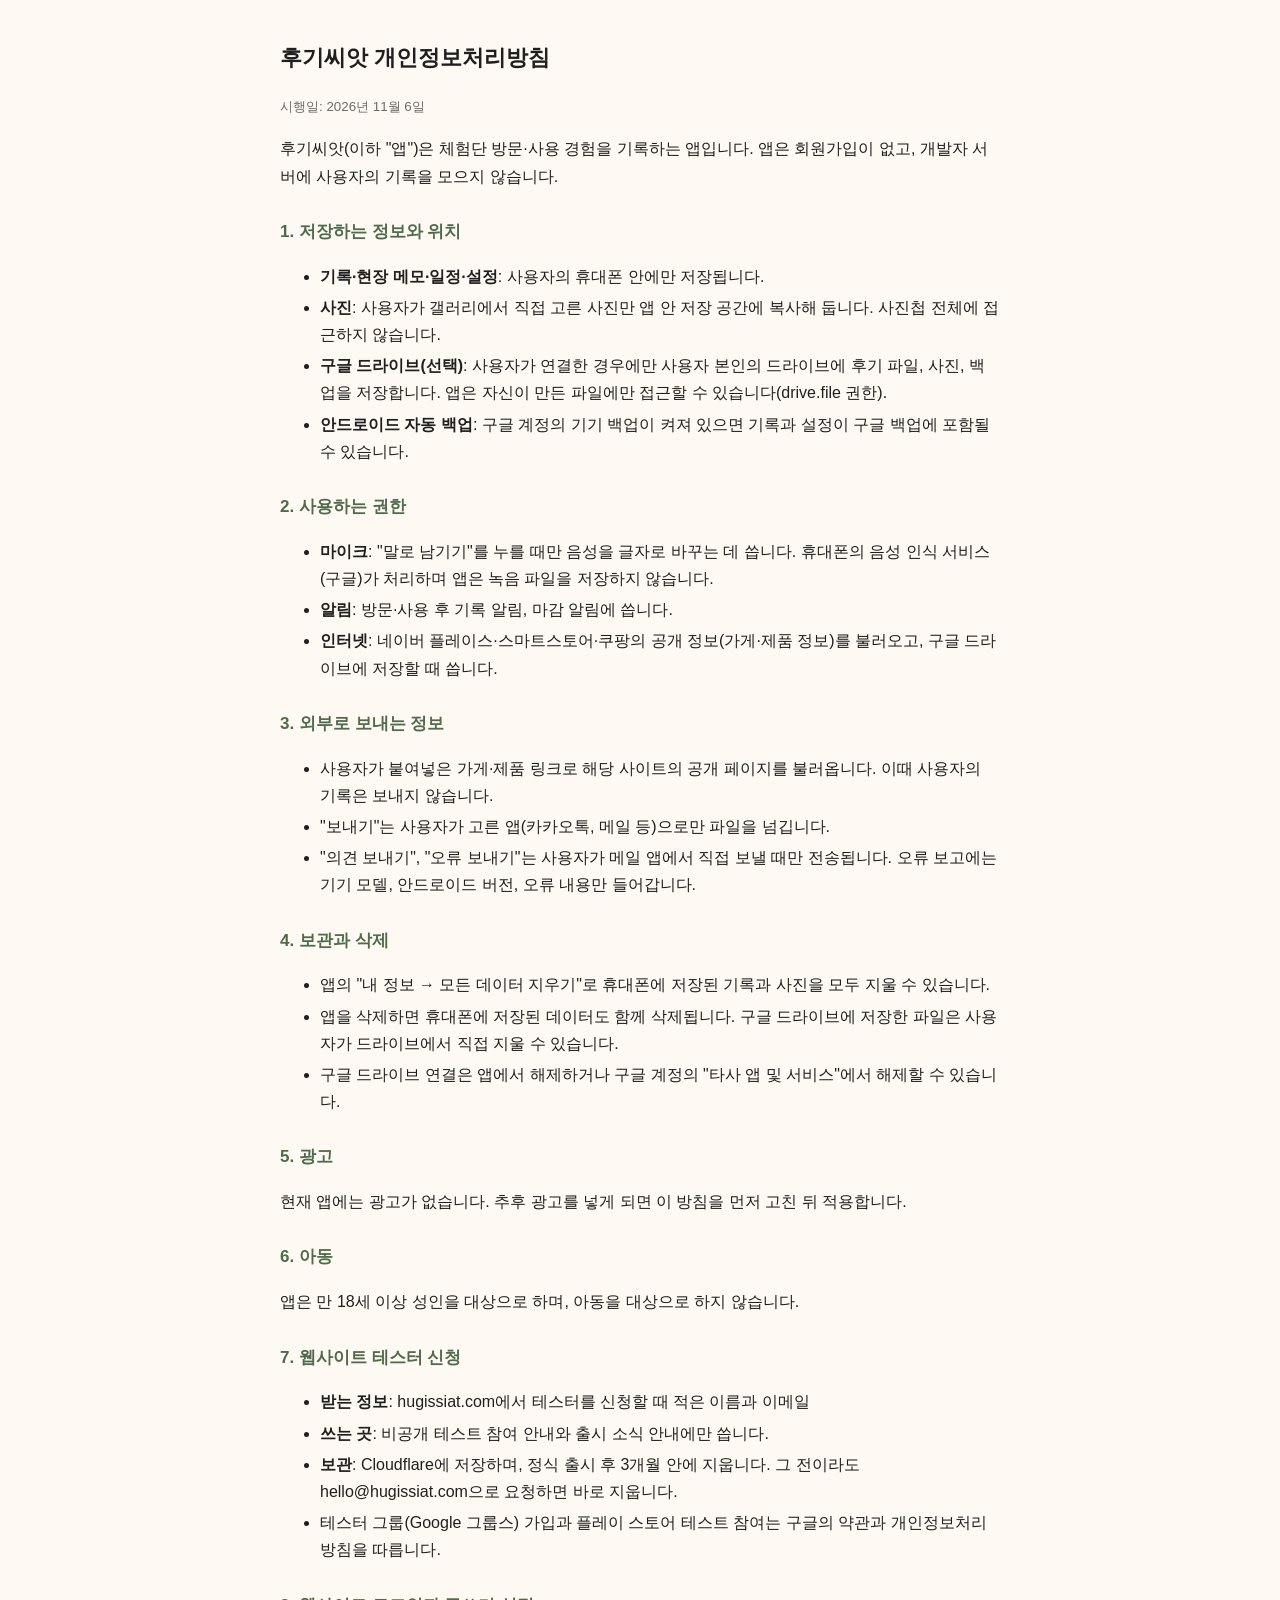
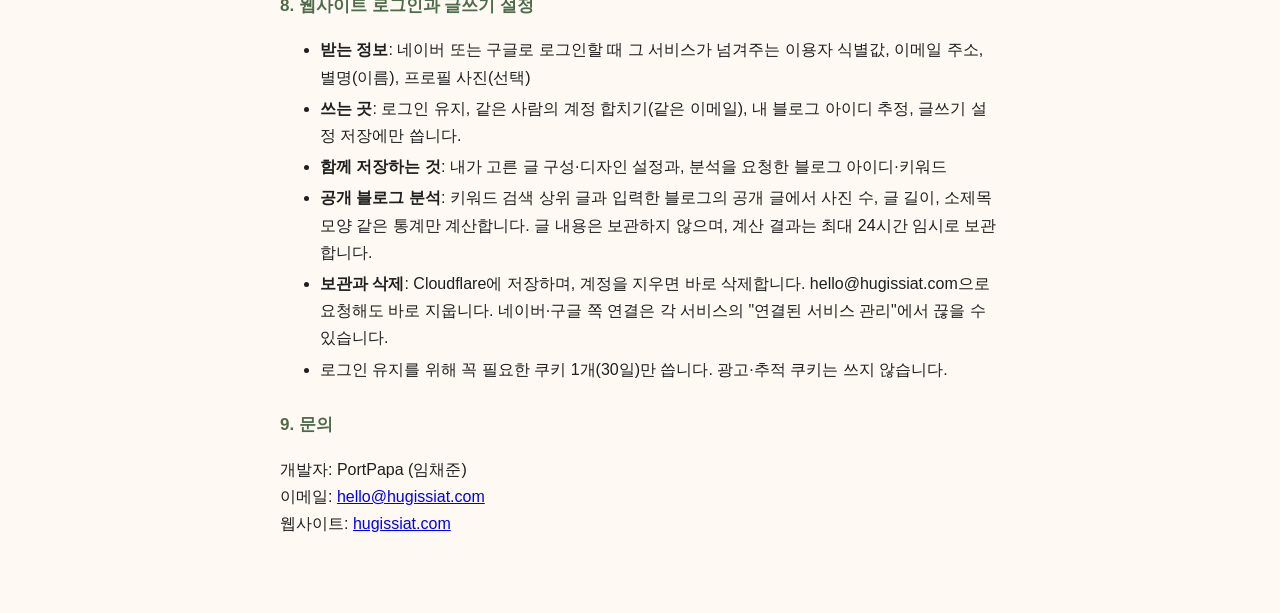
<file: public/privacy.html>
<!doctype html><html lang="ko"><head><meta charset="utf-8"><meta name="viewport" content="width=device-width,initial-scale=1"><title>후기씨앗 개인정보처리방침</title>
<style>body{font-family:-apple-system,"Apple SD Gothic Neo","Malgun Gothic",sans-serif;line-height:1.7;color:#1f1f1f;max-width:720px;margin:0 auto;padding:24px 20px 60px;background:#FEFAF3}h1{font-size:22px}h2{font-size:17px;margin-top:28px;color:#4F6B4C}li{margin:4px 0}small{color:#6f6a62}</style></head><body><main>
<h1>후기씨앗 개인정보처리방침</h1>
<p><small>시행일: 2026년 11월 6일</small></p>
<p>후기씨앗(이하 "앱")은 체험단 방문·사용 경험을 기록하는 앱입니다. 앱은 회원가입이 없고, 개발자 서버에 사용자의 기록을 모으지 않습니다.</p>
<h2>1. 저장하는 정보와 위치</h2>
<ul>
<li><b>기록·현장 메모·일정·설정</b>: 사용자의 휴대폰 안에만 저장됩니다.</li>
<li><b>사진</b>: 사용자가 갤러리에서 직접 고른 사진만 앱 안 저장 공간에 복사해 둡니다. 사진첩 전체에 접근하지 않습니다.</li>
<li><b>구글 드라이브(선택)</b>: 사용자가 연결한 경우에만 사용자 본인의 드라이브에 후기 파일, 사진, 백업을 저장합니다. 앱은 자신이 만든 파일에만 접근할 수 있습니다(drive.file 권한).</li>
<li><b>안드로이드 자동 백업</b>: 구글 계정의 기기 백업이 켜져 있으면 기록과 설정이 구글 백업에 포함될 수 있습니다.</li>
</ul>
<h2>2. 사용하는 권한</h2>
<ul>
<li><b>마이크</b>: "말로 남기기"를 누를 때만 음성을 글자로 바꾸는 데 씁니다. 휴대폰의 음성 인식 서비스(구글)가 처리하며 앱은 녹음 파일을 저장하지 않습니다.</li>
<li><b>알림</b>: 방문·사용 후 기록 알림, 마감 알림에 씁니다.</li>
<li><b>인터넷</b>: 네이버 플레이스·스마트스토어·쿠팡의 공개 정보(가게·제품 정보)를 불러오고, 구글 드라이브에 저장할 때 씁니다.</li>
</ul>
<h2>3. 외부로 보내는 정보</h2>
<ul>
<li>사용자가 붙여넣은 가게·제품 링크로 해당 사이트의 공개 페이지를 불러옵니다. 이때 사용자의 기록은 보내지 않습니다.</li>
<li>"보내기"는 사용자가 고른 앱(카카오톡, 메일 등)으로만 파일을 넘깁니다.</li>
<li>"의견 보내기", "오류 보내기"는 사용자가 메일 앱에서 직접 보낼 때만 전송됩니다. 오류 보고에는 기기 모델, 안드로이드 버전, 오류 내용만 들어갑니다.</li>
</ul>
<h2>4. 보관과 삭제</h2>
<ul>
<li>앱의 "내 정보 → 모든 데이터 지우기"로 휴대폰에 저장된 기록과 사진을 모두 지울 수 있습니다.</li>
<li>앱을 삭제하면 휴대폰에 저장된 데이터도 함께 삭제됩니다. 구글 드라이브에 저장한 파일은 사용자가 드라이브에서 직접 지울 수 있습니다.</li>
<li>구글 드라이브 연결은 앱에서 해제하거나 구글 계정의 "타사 앱 및 서비스"에서 해제할 수 있습니다.</li>
</ul>
<h2>5. 광고</h2>
<p>현재 앱에는 광고가 없습니다. 추후 광고를 넣게 되면 이 방침을 먼저 고친 뒤 적용합니다.</p>
<h2>6. 아동</h2>
<p>앱은 만 18세 이상 성인을 대상으로 하며, 아동을 대상으로 하지 않습니다.</p>
<h2 id="tester">7. 웹사이트 테스터 신청</h2><ul><li><b>받는 정보</b>: hugissiat.com에서 테스터를 신청할 때 적은 이름과 이메일</li><li><b>쓰는 곳</b>: 비공개 테스트 참여 안내와 출시 소식 안내에만 씁니다.</li><li><b>보관</b>: Cloudflare에 저장하며, 정식 출시 후 3개월 안에 지웁니다. 그 전이라도 hello@hugissiat.com으로 요청하면 바로 지웁니다.</li><li>테스터 그룹(Google 그룹스) 가입과 플레이 스토어 테스트 참여는 구글의 약관과 개인정보처리방침을 따릅니다.</li></ul><h2 id="login">8. 웹사이트 로그인과 글쓰기 설정</h2><ul><li><b>받는 정보</b>: 네이버 또는 구글로 로그인할 때 그 서비스가 넘겨주는 이용자 식별값, 이메일 주소, 별명(이름), 프로필 사진(선택)</li><li><b>쓰는 곳</b>: 로그인 유지, 같은 사람의 계정 합치기(같은 이메일), 내 블로그 아이디 추정, 글쓰기 설정 저장에만 씁니다.</li><li><b>함께 저장하는 것</b>: 내가 고른 글 구성·디자인 설정과, 분석을 요청한 블로그 아이디·키워드</li><li><b>공개 블로그 분석</b>: 키워드 검색 상위 글과 입력한 블로그의 공개 글에서 사진 수, 글 길이, 소제목 모양 같은 통계만 계산합니다. 글 내용은 보관하지 않으며, 계산 결과는 최대 24시간 임시로 보관합니다.</li><li><b>보관과 삭제</b>: Cloudflare에 저장하며, 계정을 지우면 바로 삭제합니다. hello@hugissiat.com으로 요청해도 바로 지웁니다. 네이버·구글 쪽 연결은 각 서비스의 "연결된 서비스 관리"에서 끊을 수 있습니다.</li><li>로그인 유지를 위해 꼭 필요한 쿠키 1개(30일)만 씁니다. 광고·추적 쿠키는 쓰지 않습니다.</li></ul><h2>9. 문의</h2>
<p>개발자: PortPapa (임채준)<br>이메일: <a href="mailto:hello@hugissiat.com">hello@hugissiat.com</a><br>웹사이트: <a href="https://hugissiat.com">hugissiat.com</a></p>
</main></body></html>
</file>
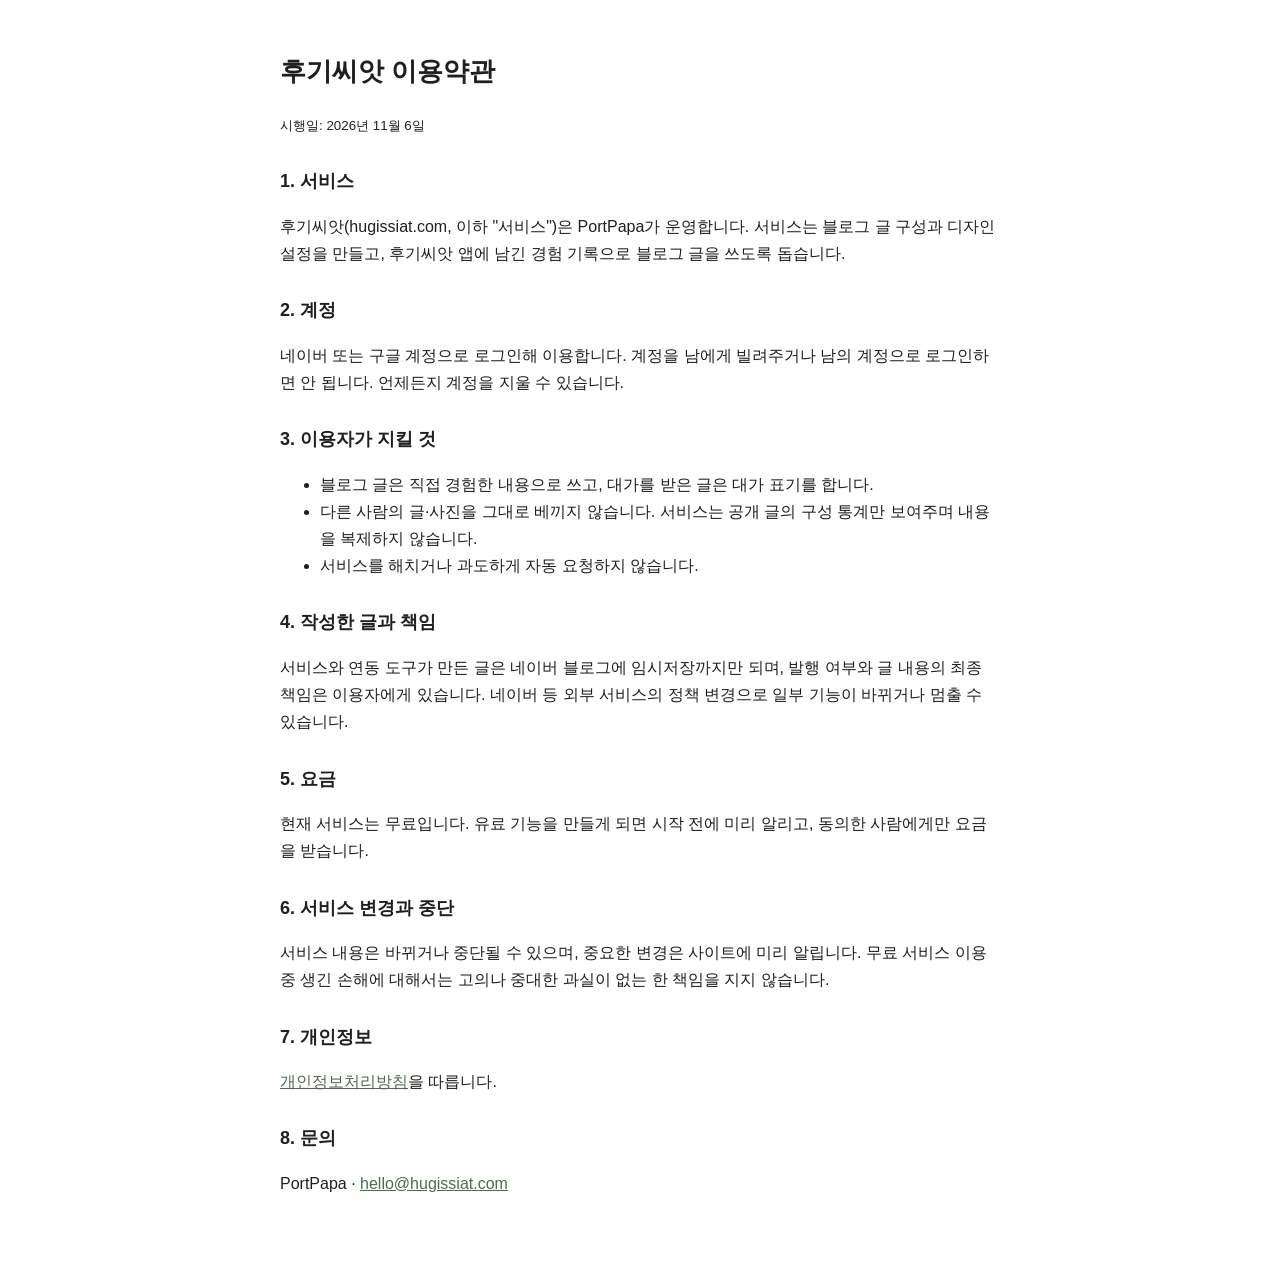
<file: public/terms.html>
<!doctype html><html lang="ko"><head><meta charset="utf-8"><meta name="viewport" content="width=device-width,initial-scale=1"><title>후기씨앗 이용약관</title>
<style>body{font-family:-apple-system,"Apple SD Gothic Neo","Malgun Gothic",sans-serif;line-height:1.7;color:#1f1f1f;max-width:720px;margin:0 auto;padding:32px 20px 60px}h1{font-size:26px}h2{font-size:18px;margin-top:28px}a{color:#4f6b4d}</style></head><body><main>
<h1>후기씨앗 이용약관</h1>
<p><small>시행일: 2026년 11월 6일</small></p>
<h2>1. 서비스</h2><p>후기씨앗(hugissiat.com, 이하 "서비스")은 PortPapa가 운영합니다. 서비스는 블로그 글 구성과 디자인 설정을 만들고, 후기씨앗 앱에 남긴 경험 기록으로 블로그 글을 쓰도록 돕습니다.</p>
<h2>2. 계정</h2><p>네이버 또는 구글 계정으로 로그인해 이용합니다. 계정을 남에게 빌려주거나 남의 계정으로 로그인하면 안 됩니다. 언제든지 계정을 지울 수 있습니다.</p>
<h2>3. 이용자가 지킬 것</h2><ul><li>블로그 글은 직접 경험한 내용으로 쓰고, 대가를 받은 글은 대가 표기를 합니다.</li><li>다른 사람의 글·사진을 그대로 베끼지 않습니다. 서비스는 공개 글의 구성 통계만 보여주며 내용을 복제하지 않습니다.</li><li>서비스를 해치거나 과도하게 자동 요청하지 않습니다.</li></ul>
<h2>4. 작성한 글과 책임</h2><p>서비스와 연동 도구가 만든 글은 네이버 블로그에 임시저장까지만 되며, 발행 여부와 글 내용의 최종 책임은 이용자에게 있습니다. 네이버 등 외부 서비스의 정책 변경으로 일부 기능이 바뀌거나 멈출 수 있습니다.</p>
<h2>5. 요금</h2><p>현재 서비스는 무료입니다. 유료 기능을 만들게 되면 시작 전에 미리 알리고, 동의한 사람에게만 요금을 받습니다.</p>
<h2>6. 서비스 변경과 중단</h2><p>서비스 내용은 바뀌거나 중단될 수 있으며, 중요한 변경은 사이트에 미리 알립니다. 무료 서비스 이용 중 생긴 손해에 대해서는 고의나 중대한 과실이 없는 한 책임을 지지 않습니다.</p>
<h2>7. 개인정보</h2><p><a href="/privacy.html">개인정보처리방침</a>을 따릅니다.</p>
<h2>8. 문의</h2><p>PortPapa · <a href="mailto:hello@hugissiat.com">hello@hugissiat.com</a></p>
</main></body></html>
</file>
